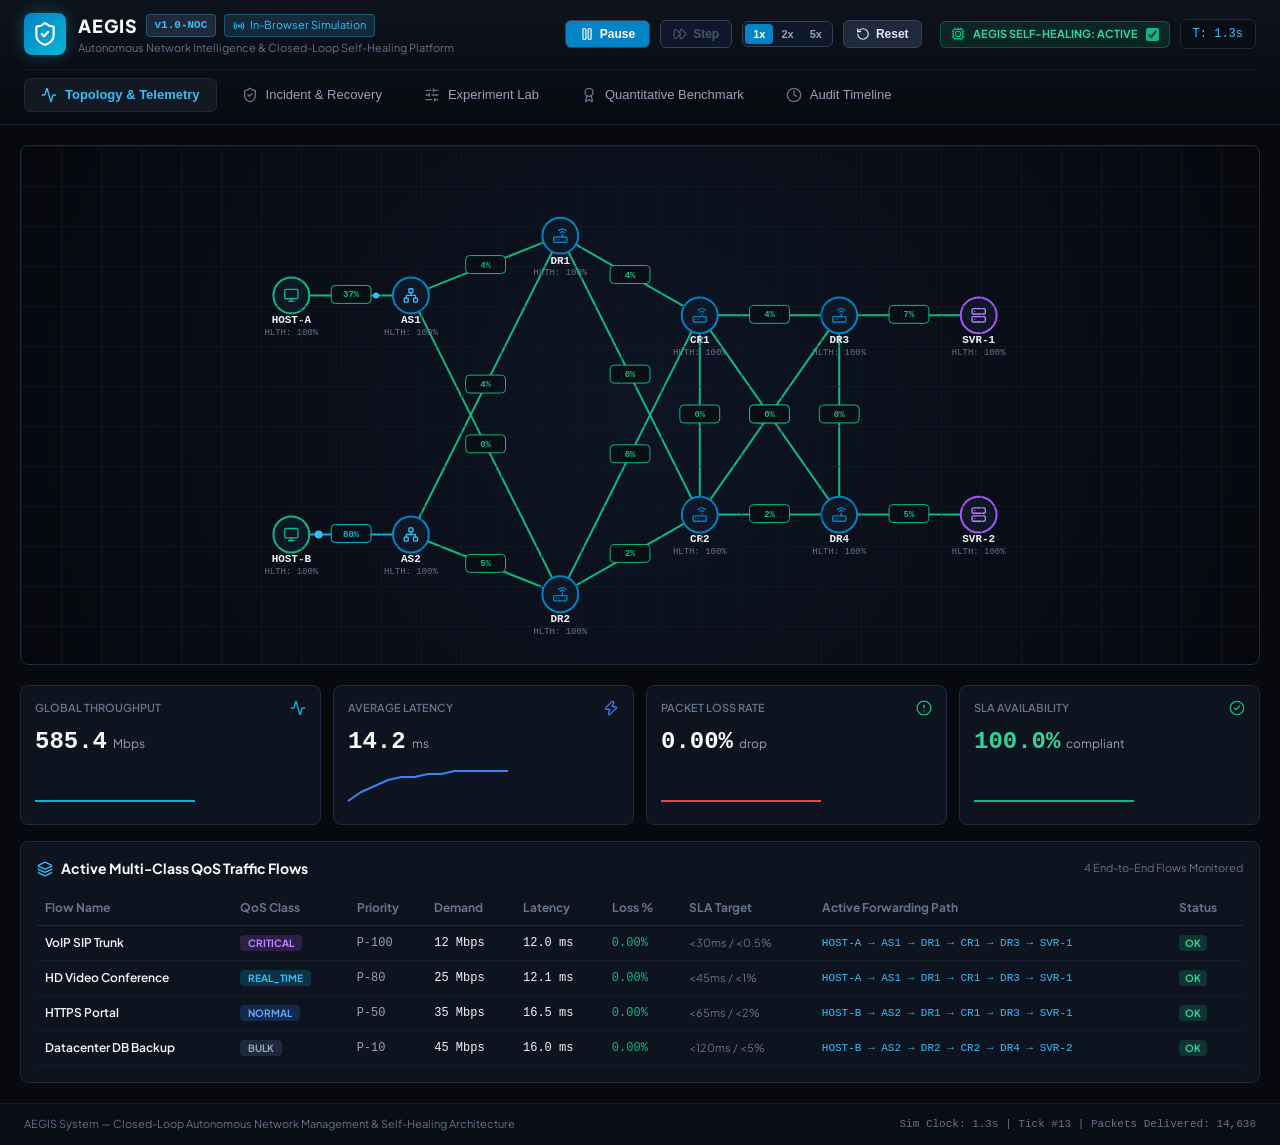
<file: index.html>
<!doctype html>
<html lang="en">
  <head>
    <meta charset="UTF-8" />
    <link rel="icon" type="image/svg+xml" href="./favicon.svg" />
    <meta name="viewport" content="width=device-width, initial-scale=1.0" />
    <title>AEGIS — Autonomous Network Intelligence &amp; Self-Healing System</title>
    <script type="module" crossorigin src="./assets/index-CSqalN6S.js"></script>
    <link rel="stylesheet" crossorigin href="./assets/index-5Nv5u6kM.css">
  </head>
  <body>
    <div id="root"></div>
  </body>
</html>
</file>
<file: assets/index-5Nv5u6kM.css>
@import "https://fonts.googleapis.com/css2?family=JetBrains+Mono:wght@400;500;700&family=Plus+Jakarta+Sans:wght@400;500;600;700;800&display=swap";:root{--bg-primary:#07090e;--bg-secondary:#0d1117;--bg-card:#131923;--bg-card-hover:#192230;--border-color:#1e293b;--border-subtle:#151d2a;--text-primary:#f1f5f9;--text-secondary:#94a3b8;--text-muted:#64748b;--accent-cyan:#06b6d4;--accent-blue:#3b82f6;--accent-emerald:#10b981;--accent-amber:#f59e0b;--accent-rose:#ef4444;--accent-purple:#a855f7}*{box-sizing:border-box;margin:0;padding:0}body{background-color:var(--bg-primary);color:var(--text-primary);font-family:Plus Jakarta Sans,-apple-system,BlinkMacSystemFont,Segoe UI,Roboto,sans-serif;line-height:1.5;overflow-x:hidden}code,pre,.font-mono{font-family:JetBrains Mono,monospace}::-webkit-scrollbar{width:6px;height:6px}::-webkit-scrollbar-track{background:#090d14}::-webkit-scrollbar-thumb{background:#1e293b;border-radius:3px}::-webkit-scrollbar-thumb:hover{background:#334155}.glow-cyan{box-shadow:0 0 15px #06b6d440}.glow-emerald{box-shadow:0 0 15px #10b98140}.glow-rose{box-shadow:0 0 15px #ef444459}.glow-amber{box-shadow:0 0 15px #f59e0b40}.pulse-red{animation:1.5s infinite pulse-red-anim}@keyframes pulse-red-anim{0%{box-shadow:0 0 #ef4444b3}70%{box-shadow:0 0 0 8px #ef444400}to{box-shadow:0 0 #ef444400}}
</file>
